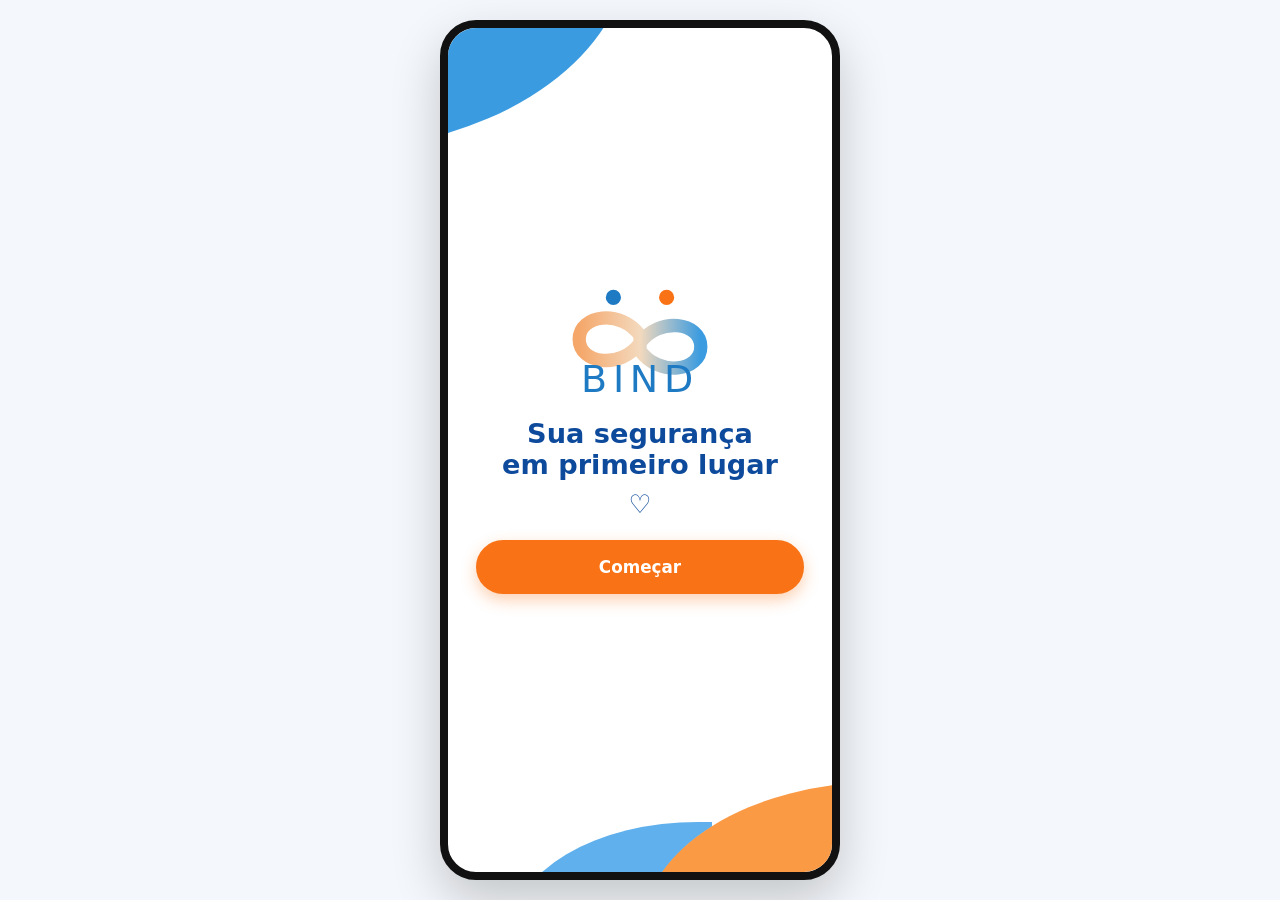
<file: index.html>
<!DOCTYPE html>
<html lang="pt-BR"><head><meta charset="utf-8"><meta name="viewport" content="width=device-width,initial-scale=1">
<title>BIND</title><link rel="stylesheet" href="style.css"></head>
<body><main class="tela" style="justify-content:center">
  <div class="logo" data-logo></div>
  <h1>Sua segurança<br>em primeiro lugar</h1>
  <p style="font-size:1.6rem">♡</p>
  <a class="btn laranja" id="entrar" href="cadastro.html">Começar</a>
</main>
<script src="app.js"></script>
<script>
  // Já cadastrado? Vai direto para o botão S.O.S.
  if(DB.usuario() && DB.contatos().length) document.getElementById("entrar").href = "sos.html";
</script></body></html>
</file>
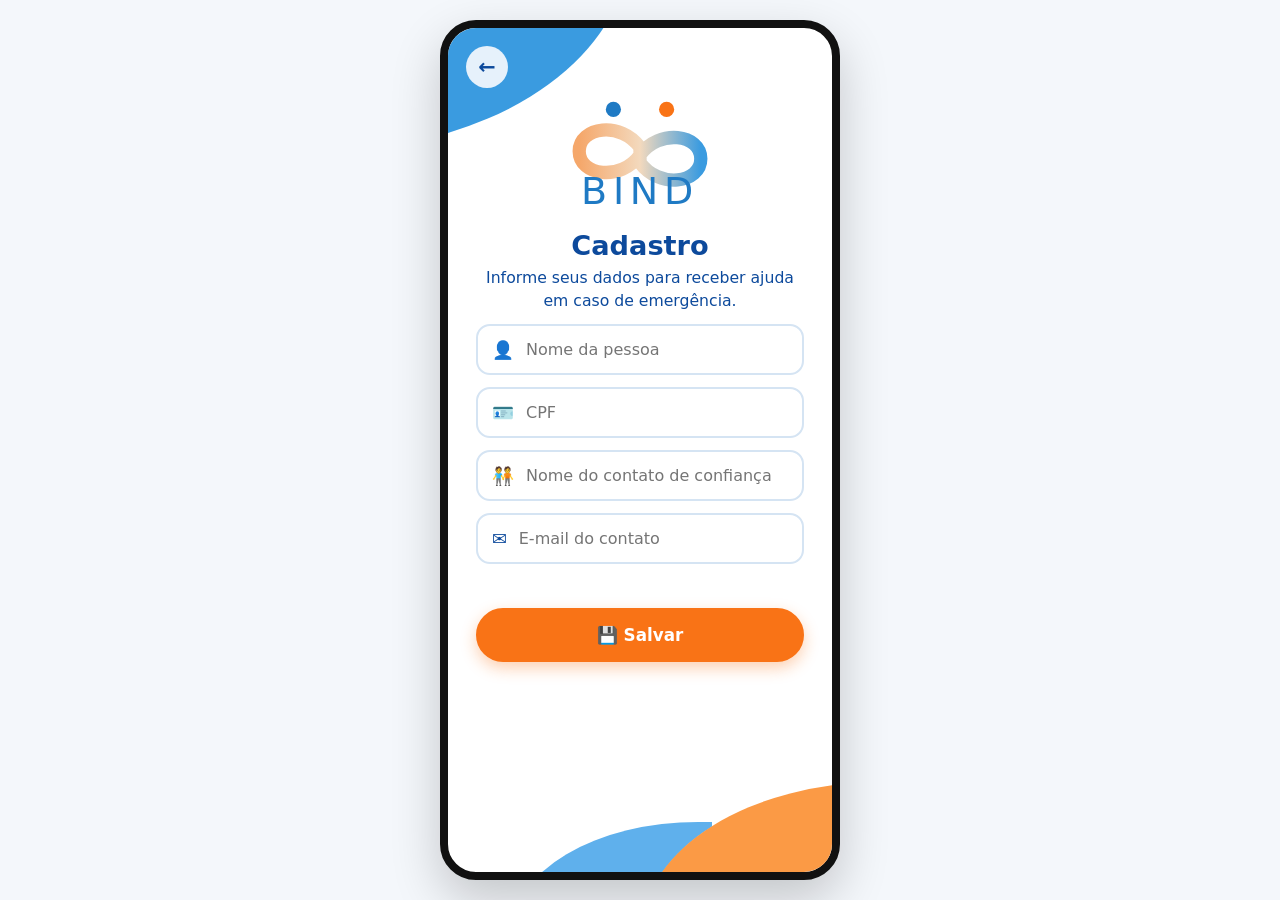
<file: ajuda.html>
<!DOCTYPE html>
<html lang="pt-BR"><head><meta charset="utf-8"><meta name="viewport" content="width=device-width,initial-scale=1">
<title>BIND – Ajuda a caminho</title><link rel="stylesheet" href="style.css"></head>
<body><main class="tela">
  <div class="icone-grande">📍🚗</div>
  <h1>Ajuda a caminho!</h1>
  <p>Uma mensagem foi enviada para o contato cadastrado.</p>
  <div class="caixa">📍 Sua localização está sendo compartilhada.</div>
  <p class="msg-erro" id="erro" role="alert"></p>
  <button class="btn" id="ok">✓ Estou bem</button>
</main>
<script src="app.js"></script>
<script>
  exigeCadastro();
  const ok = document.getElementById("ok");
  ok.addEventListener("click", async () => {
    ok.disabled = true; ok.textContent = "Avisando…";
    try{
      await enviarEmail(MENSAGENS.ASSUNTO_OK, MENSAGENS.MENSAGEM_OK);
      localStorage.removeItem("bind_alerta_ativo");
      location.href = "sos.html";
    }catch(e){
      ok.disabled = false; ok.textContent = "✓ Estou bem";
      document.getElementById("erro").textContent = "Não foi possível enviar o aviso. Tente novamente.";
    }
  });
</script></body></html>
</file>
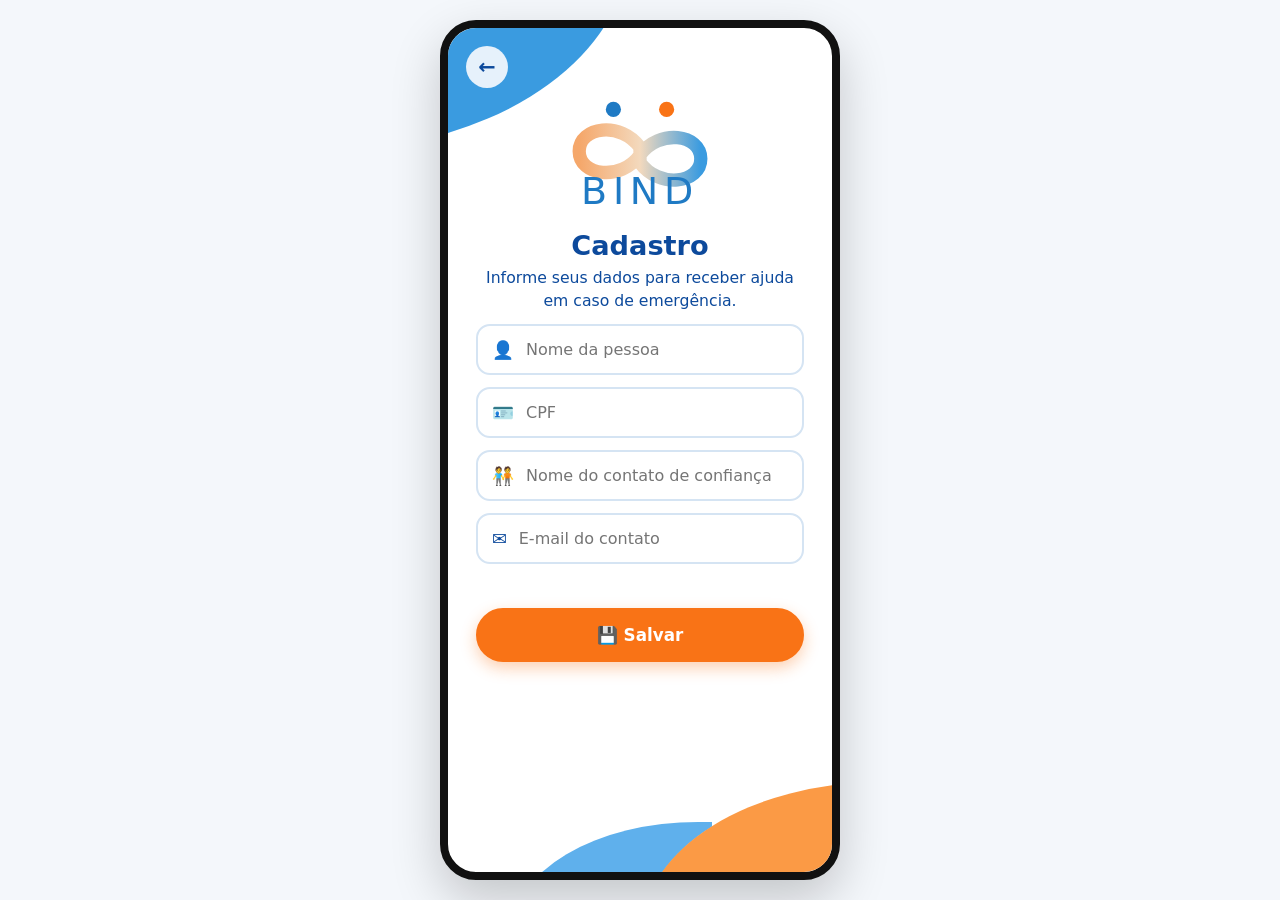
<file: alerta.html>
<!DOCTYPE html>
<html lang="pt-BR"><head><meta charset="utf-8"><meta name="viewport" content="width=device-width,initial-scale=1">
<title>BIND – Alerta enviado</title><link rel="stylesheet" href="style.css"></head>
<body><main class="tela">
  <div class="check">✓</div>
  <h1>Alerta enviado!</h1>
  <p>Sua solicitação de ajuda foi enviada com sucesso.</p>
  <a class="btn" href="ajuda.html">🚗 Acompanhar ajuda</a>
  <a class="btn" href="sos.html">🏠 Voltar para a tela inicial</a>
</main>
<script src="app.js"></script><script>exigeCadastro();</script></body></html>
</file>
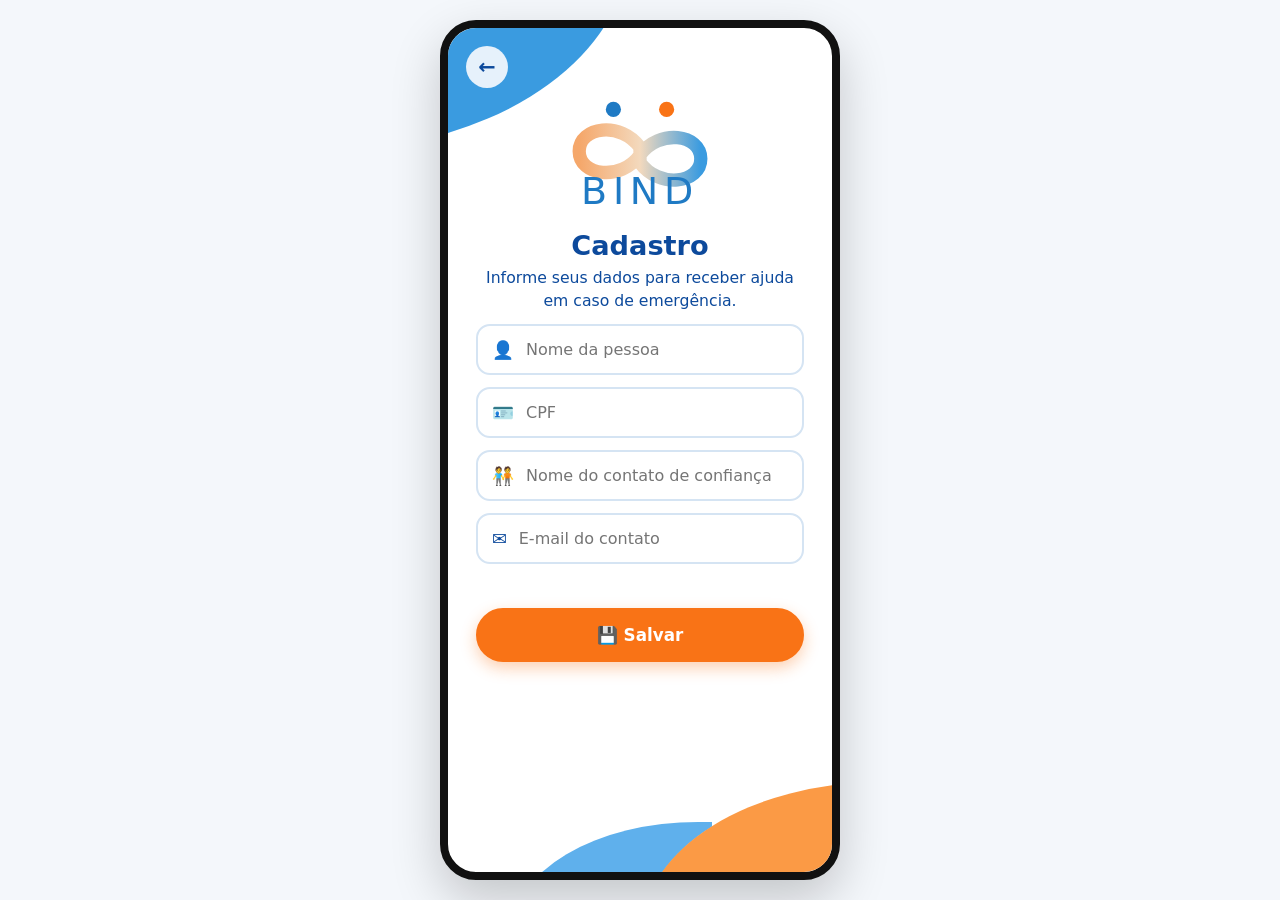
<file: cadastro.html>
<!DOCTYPE html>
<html lang="pt-BR"><head><meta charset="utf-8"><meta name="viewport" content="width=device-width,initial-scale=1">
<title>BIND – Cadastro</title><link rel="stylesheet" href="style.css"></head>
<body><main class="tela">
  <a class="voltar" href="index.html" aria-label="Voltar">←</a>
  <div class="logo" data-logo></div>
  <h1>Cadastro</h1>
  <p>Informe seus dados para receber ajuda em caso de emergência.</p>
  <form id="form" style="width:100%" novalidate>
    <label class="campo"><span>👤</span><input id="nome" placeholder="Nome da pessoa" autocomplete="name" required></label>
    <label class="campo"><span>🪪</span><input id="cpf" placeholder="CPF" inputmode="numeric" maxlength="14"></label>
    <label class="campo"><span>🧑‍🤝‍🧑</span><input id="contato-nome" placeholder="Nome do contato de confiança" required></label>
    <label class="campo"><span>✉️</span><input id="contato-email" type="email" placeholder="E-mail do contato" required></label>
    <p class="msg-erro" id="erro" role="alert"></p>
    <button class="btn laranja" type="submit">💾 Salvar</button>
  </form>
</main>
<script src="app.js"></script>
<script>
  const $ = id => document.getElementById(id);
  // Se já houver dados, preenche o formulário
  const u = DB.usuario(), c = DB.contatos()[0];
  if(u){ $("nome").value = u.nome; $("cpf").value = u.cpf || ""; }
  if(c){ $("contato-nome").value = c.nome; $("contato-email").value = c.email; }

  $("cpf").addEventListener("input", e => {
    let v = e.target.value.replace(/\D/g,"").slice(0,11);
    e.target.value = v.replace(/(\d{3})(\d)/,"$1.$2").replace(/(\d{3})(\d)/,"$1.$2").replace(/(\d{3})(\d{1,2})$/,"$1-$2");
  });

  $("form").addEventListener("submit", e => {
    e.preventDefault();
    const nome = $("nome").value.trim(), cn = $("contato-nome").value.trim(), ce = $("contato-email").value.trim();
    if(!nome || !cn) return $("erro").textContent = "Preencha seu nome e o nome do contato.";
    if(!emailValido(ce)) return $("erro").textContent = "Digite um e-mail válido para o contato.";
    DB.set("bind_usuario", { nome, cpf: $("cpf").value });
    const lista = DB.contatos(); lista[0] = { nome: cn, email: ce };
    DB.set("bind_contatos", lista);
    location.href = "sos.html";
  });
</script></body></html>
</file>
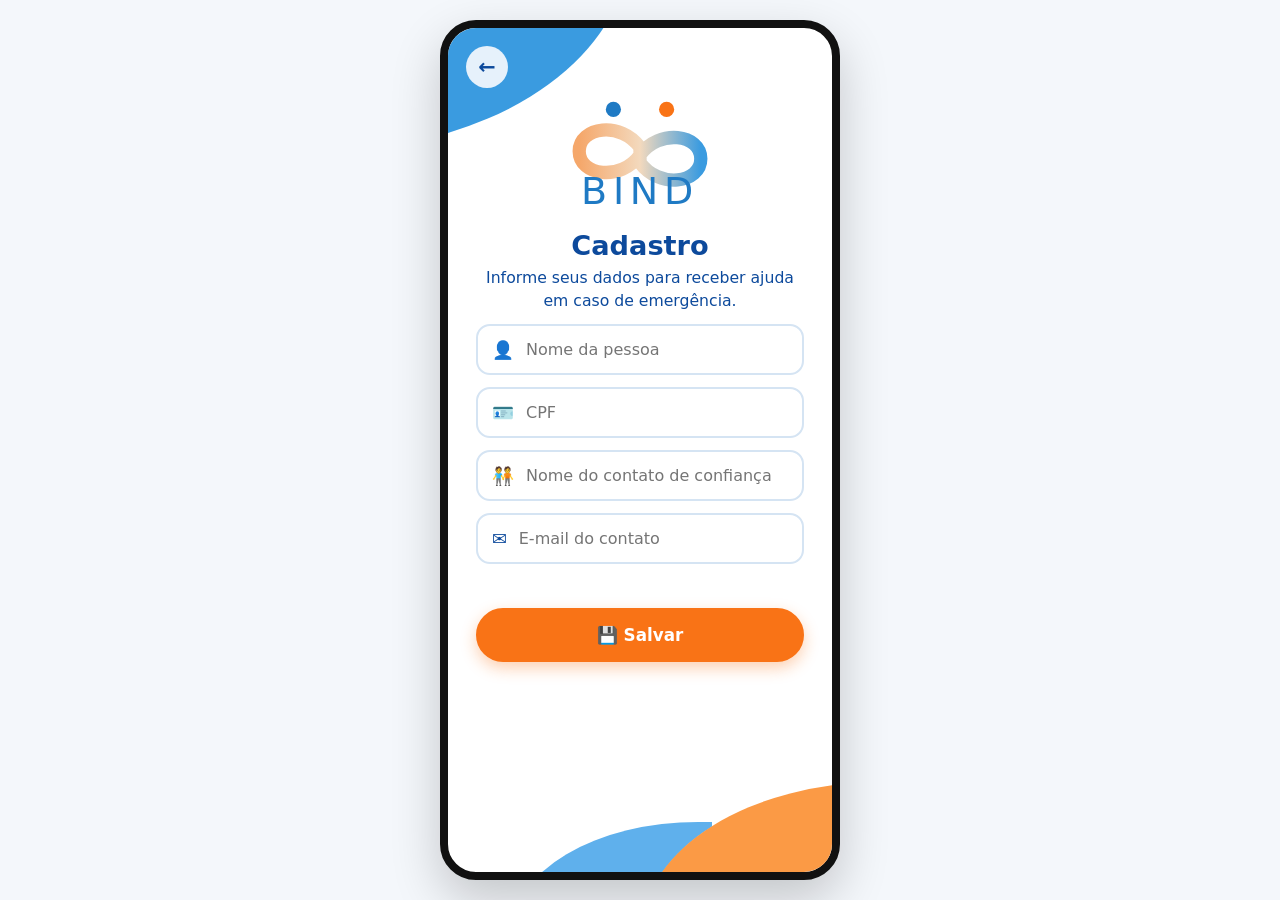
<file: central-ajuda.html>
<!DOCTYPE html>
<html lang="pt-BR"><head><meta charset="utf-8"><meta name="viewport" content="width=device-width,initial-scale=1">
<title>BIND – Ajuda</title><link rel="stylesheet" href="style.css"></head>
<body><main class="tela cfg">
  <a class="voltar" href="configuracoes.html" aria-label="Voltar">←</a>
  <h2 style="text-align:center;position:absolute;top:28px;left:0;right:0">Ajuda</h2>
  <div class="caixa"><strong>Como peço ajuda?</strong><br>Na tela do S.O.S., clique duas vezes no botão laranja.</div>
  <div class="caixa"><strong>Como troco o contato?</strong><br>Em Configurações, adicione um novo contato e remova o antigo.</div>
  <div class="caixa"><strong>O e-mail não chegou.</strong><br>Confira a caixa de spam e as chaves do EmailJS no arquivo app.js.</div>
</main><script src="app.js"></script><script>exigeCadastro();</script></body></html>
</file>
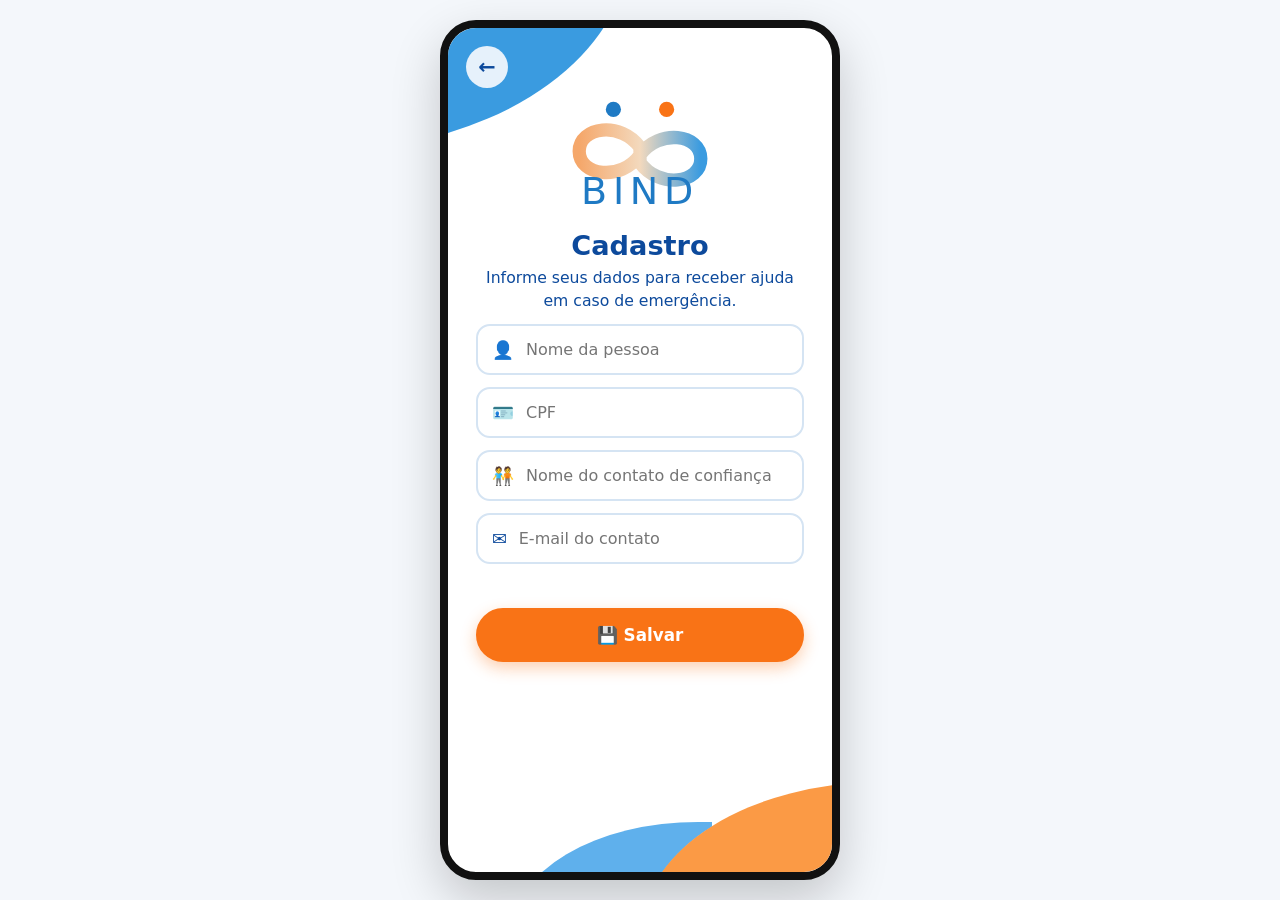
<file: configuracoes.html>
<!DOCTYPE html>
<html lang="pt-BR"><head><meta charset="utf-8"><meta name="viewport" content="width=device-width,initial-scale=1">
<title>BIND – Configurações</title><link rel="stylesheet" href="style.css"></head>
<body><main class="tela cfg">
  <a class="voltar" href="sos.html" aria-label="Voltar">←</a>
  <h2 style="text-align:center;position:absolute;top:28px;left:0;right:0">Configurações</h2>
  <h2>👥 Seus contatos de confiança</h2>
  <div id="lista"></div>
  <button class="btn" id="abrir" style="margin-top:4px">＋ Adicionar contato</button>
  <form id="form-add" novalidate>
    <label class="campo"><span>👤</span><input id="n" placeholder="Nome do contato"></label>
    <label class="campo"><span>✉️</span><input id="e" type="email" placeholder="E-mail do contato"></label>
    <p class="msg-erro" id="erro" role="alert"></p>
    <button class="btn laranja" type="submit" style="margin-top:4px">Salvar contato</button>
  </form>
  <a class="item" href="privacidade.html">🔒 Privacidade <b>›</b></a>
  <a class="item" href="sobre.html">ℹ️ Sobre o aplicativo <b>›</b></a>
  <a class="item" href="central-ajuda.html">❓ Ajuda <b>›</b></a>
  <button class="btn" id="sair">↪ Sair</button>
</main>
<script src="app.js"></script>
<script>
  exigeCadastro();
  const $ = id => document.getElementById(id);
  const esc = s => s.replace(/[&<>"]/g, c => ({"&":"&amp;","<":"&lt;",">":"&gt;",'"':"&quot;"}[c]));

  function desenhar(){
    $("lista").innerHTML = DB.contatos().map((c,i) =>
      `<div class="contato"><span>👤</span><div><strong>${esc(c.nome)}</strong><br>${esc(c.email)}</div>
       <button data-i="${i}" aria-label="Remover ${esc(c.nome)}">🗑</button></div>`).join("");
  }
  $("lista").addEventListener("click", e => {
    const b = e.target.closest("button[data-i]"); if(!b) return;
    const l = DB.contatos(); if(l.length === 1) return alert("Mantenha ao menos um contato de confiança.");
    l.splice(+b.dataset.i, 1); DB.set("bind_contatos", l); desenhar();
  });
  $("abrir").addEventListener("click", () => { $("form-add").style.display = "block"; $("n").focus(); });
  $("form-add").addEventListener("submit", e => {
    e.preventDefault();
    const nome = $("n").value.trim(), email = $("e").value.trim();
    if(!nome || !emailValido(email)) return $("erro").textContent = "Informe o nome e um e-mail válido.";
    DB.set("bind_contatos", [...DB.contatos(), { nome, email }]);
    e.target.reset(); e.target.style.display = "none"; $("erro").textContent = ""; desenhar();
  });
  $("sair").addEventListener("click", () => {
    if(confirm("Sair apaga os dados salvos neste aparelho. Continuar?")){ DB.limpar(); location.href = "index.html"; }
  });
  desenhar();
</script></body></html>
</file>
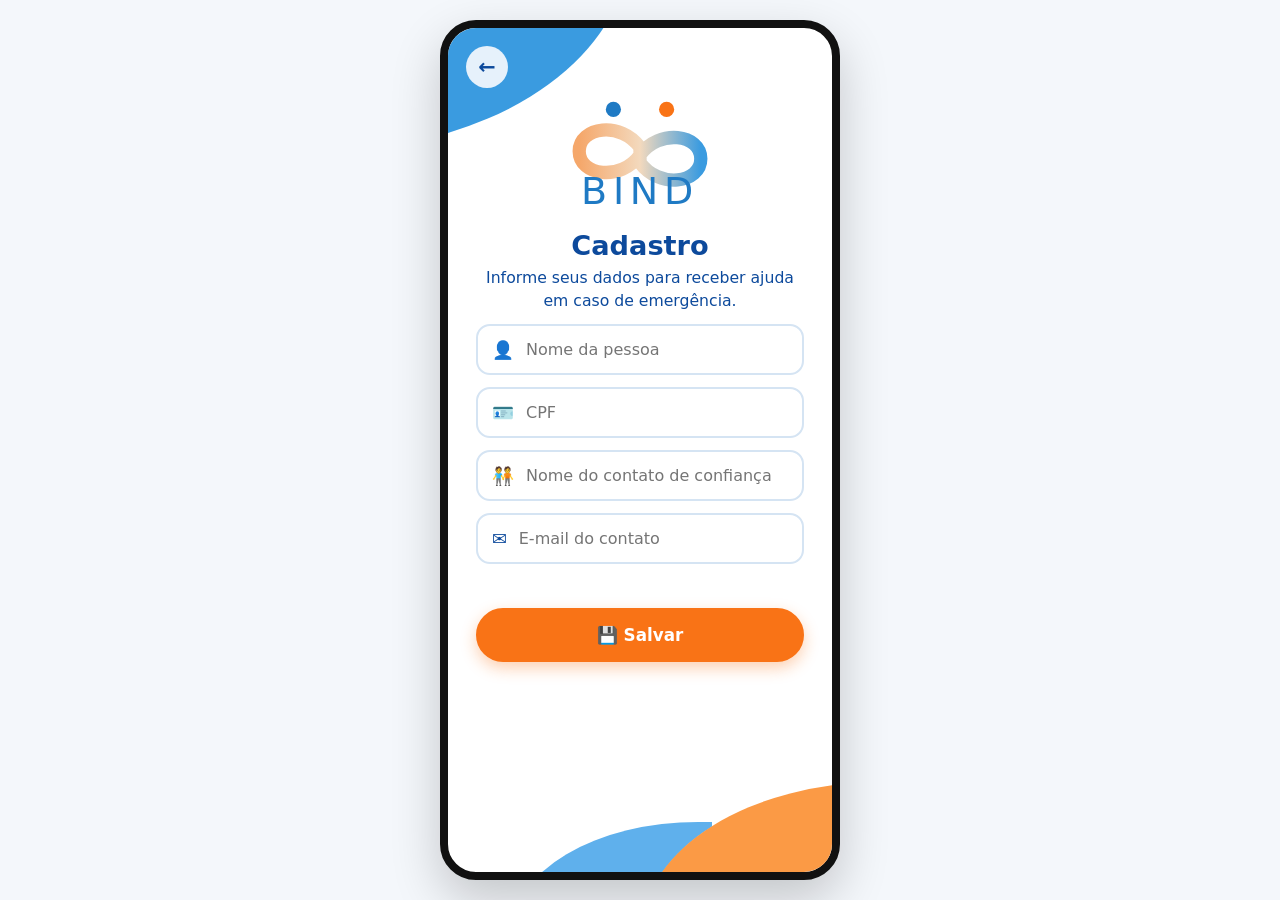
<file: privacidade.html>
<!DOCTYPE html>
<html lang="pt-BR"><head><meta charset="utf-8"><meta name="viewport" content="width=device-width,initial-scale=1">
<title>BIND – Privacidade</title><link rel="stylesheet" href="style.css"></head>
<body><main class="tela cfg">
  <a class="voltar" href="configuracoes.html" aria-label="Voltar">←</a>
  <h2 style="text-align:center;position:absolute;top:28px;left:0;right:0">Privacidade</h2>
  <div class="caixa">Seus dados (nome, CPF e contatos) ficam salvos somente neste aparelho, no armazenamento do navegador.</div>
  <div class="caixa">Ao pedir ajuda, o BIND envia um e-mail aos seus contatos de confiança com o seu nome e, se você permitir, o link da sua localização.</div>
  <div class="caixa">Para apagar tudo, use o botão Sair em Configurações.</div>
</main><script src="app.js"></script><script>exigeCadastro();</script></body></html>
</file>
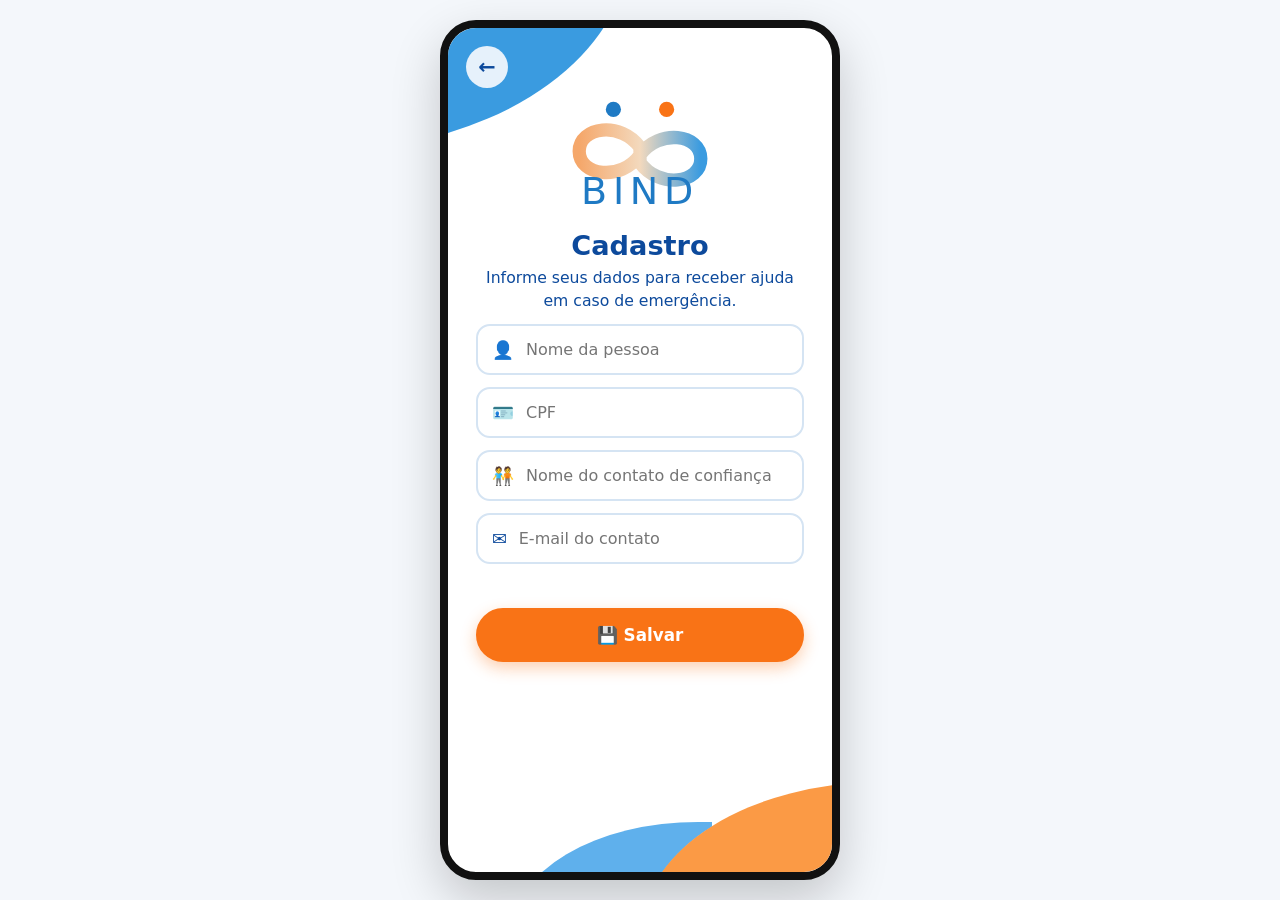
<file: sobre.html>
<!DOCTYPE html>
<html lang="pt-BR"><head><meta charset="utf-8"><meta name="viewport" content="width=device-width,initial-scale=1">
<title>BIND – Sobre o aplicativo</title><link rel="stylesheet" href="style.css"></head>
<body><main class="tela cfg">
  <a class="voltar" href="configuracoes.html" aria-label="Voltar">←</a>
  <h2 style="text-align:center;position:absolute;top:28px;left:0;right:0">Sobre o aplicativo</h2>
  <div class="logo" data-logo style="text-align:center"></div>
  <div class="caixa">BIND – sua segurança em primeiro lugar. Aperte o botão S.O.S. duas vezes e seus contatos de confiança recebem um e-mail com a sua localização.</div>
  <div class="caixa">Versão 1.0</div>
</main><script src="app.js"></script><script>exigeCadastro();</script></body></html>
</file>
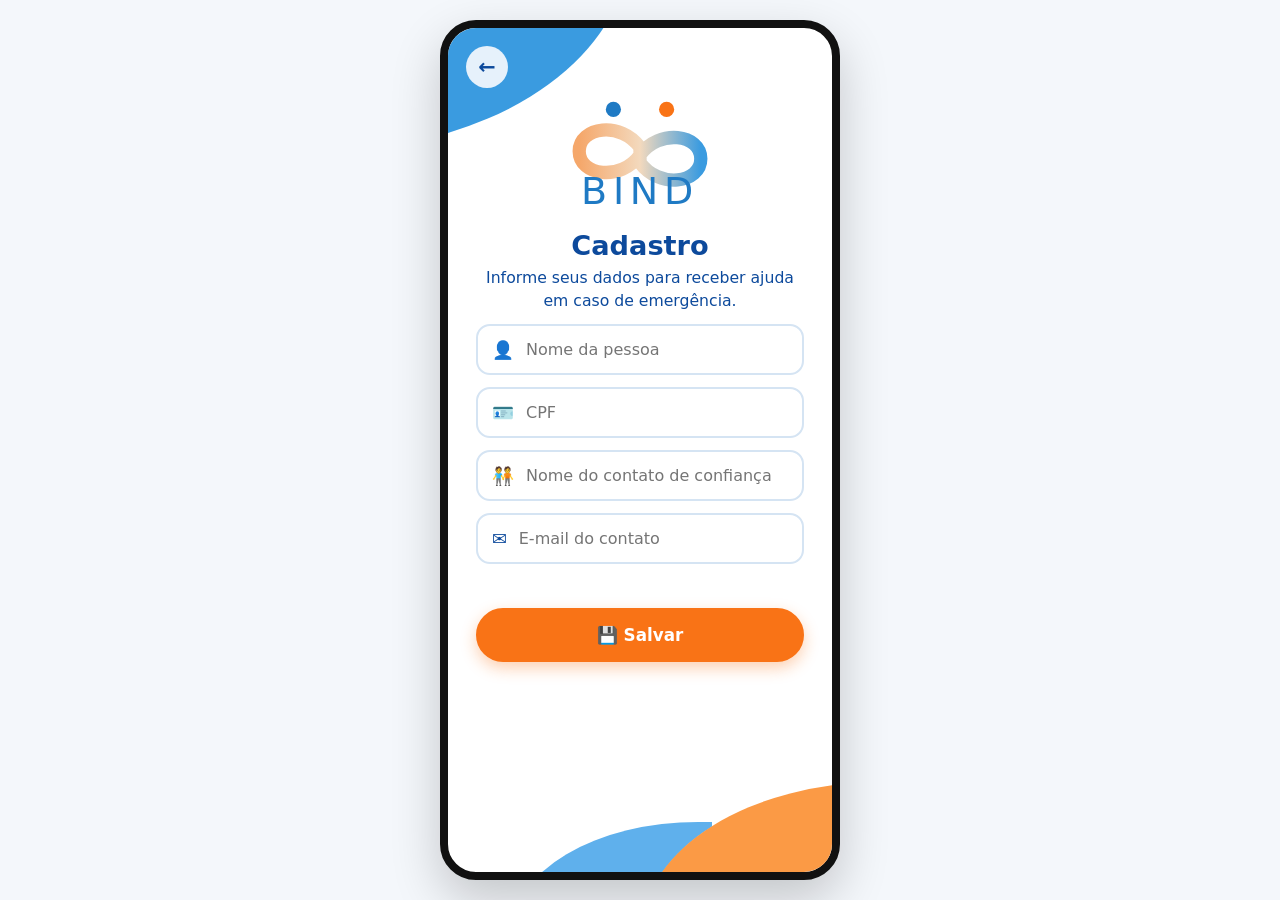
<file: sos.html>
<!DOCTYPE html>
<html lang="pt-BR"><head><meta charset="utf-8"><meta name="viewport" content="width=device-width,initial-scale=1">
<title>BIND – S.O.S</title><link rel="stylesheet" href="style.css"></head>
<body><main class="tela" style="background:linear-gradient(#fff6ef,#fff)">
  <a class="voltar" href="configuracoes.html" aria-label="Configurações">⚙</a>
  <div class="sino">🔔</div>
  <div class="sos-area"><button class="sos" id="sos" aria-label="Botão S.O.S – clique duas vezes"><small>⚠</small>S.O.S</button></div>
  <h2>Clique duas vezes<br>no botão para pedir ajuda!</h2>
  <p class="msg-erro" id="erro" role="alert"></p>
  <p style="font-size:2rem">👆</p>
</main>
<script src="app.js"></script>
<script>
  exigeCadastro();
  const btn = document.getElementById("sos"), erro = document.getElementById("erro");
  let ultimo = 0;

  // Detecta duplo clique / duplo toque (intervalo máximo de 450 ms)
  btn.addEventListener("click", () => {
    const agora = Date.now();
    if(agora - ultimo < 450){ ultimo = 0; acionar(); } else { ultimo = agora; erro.textContent = "Toque mais uma vez para confirmar."; }
  });

  async function acionar(){
    btn.classList.add("enviando"); erro.textContent = "Enviando alerta…";
    const mapa = await pegarLocalizacao();
    try{
      await enviarEmail(MENSAGENS.ASSUNTO_SOS, MENSAGENS.MENSAGEM_SOS, mapa);
      DB.set("bind_alerta_ativo", true);
      location.href = "alerta.html";
    }catch(e){
      btn.classList.remove("enviando");
      erro.textContent = "Não foi possível enviar. Verifique a internet e as chaves do EmailJS em app.js.";
      console.error(e);
    }
  }
</script></body></html>
</file>
<file: style.css>
:root{--azul:#1f7ac4;--azul-esc:#0d4a9c;--azul-cl:#e6f1fb;--laranja:#f97316;--laranja-cl:#fff1e6;--bg:#f4f7fb;--radius:18px}
*{box-sizing:border-box;margin:0}
html,body{height:100%}
body{font-family:"Nunito","Segoe UI",system-ui,sans-serif;background:var(--bg);color:var(--azul-esc);display:flex;justify-content:center}
.tela{position:relative;width:100%;max-width:400px;min-height:100vh;background:#fff;overflow:hidden;display:flex;flex-direction:column;align-items:center;padding:70px 28px 90px;text-align:center}
@media(min-width:500px){.tela{min-height:min(860px,100vh);margin:auto;border-radius:36px;border:8px solid #111;box-shadow:0 20px 50px #0003}}
/* ondas decorativas */
.tela::before,.tela::after{content:"";position:absolute;z-index:0;pointer-events:none}
.tela::before{top:-70px;left:-70px;width:260px;height:170px;background:#3a9be0;border-radius:0 0 100% 0/0 0 100% 0;transform:rotate(-8deg)}
.tela::after{bottom:-60px;right:-50px;width:240px;height:150px;background:#fb9a45;border-radius:100% 0 0 0/100% 0 0 0;box-shadow:-150px 20px 0 -20px #5fb0ec}
.tela>*{position:relative;z-index:1}
h1{font-size:1.7rem;font-weight:800;margin:14px 0 6px}
h2{font-size:1.15rem;font-weight:800}
p{line-height:1.45;font-size:.98rem}
.logo svg{width:190px;height:auto}
.voltar{position:absolute;top:18px;left:18px;width:42px;height:42px;border-radius:50%;background:var(--azul-cl);color:var(--azul-esc);display:grid;place-items:center;text-decoration:none;font-size:1.3rem;font-weight:800;z-index:2}
.campo{display:flex;align-items:center;gap:12px;width:100%;border:2px solid #d5e4f3;border-radius:14px;padding:0 14px;margin-top:12px;background:#fff}
.campo span{font-size:1.1rem}
.campo input{flex:1;border:0;outline:0;padding:14px 0;font:inherit;color:var(--azul-esc);background:transparent;min-width:0}
.campo:focus-within{border-color:var(--azul)}
.btn{display:flex;align-items:center;justify-content:center;gap:10px;width:100%;padding:15px;border-radius:999px;border:2px solid var(--azul-esc);background:#fff;color:var(--azul-esc);font:inherit;font-weight:800;font-size:1.05rem;cursor:pointer;text-decoration:none;margin-top:16px}
.btn.laranja{background:var(--laranja);border-color:var(--laranja);color:#fff;box-shadow:0 6px 16px #f9731655}
.btn:focus-visible,.sos:focus-visible,.voltar:focus-visible{outline:3px solid var(--azul);outline-offset:3px}
.msg-erro{color:#c0392b;font-weight:700;margin-top:10px;min-height:1.2em;font-size:.9rem}
.caixa{width:100%;background:var(--azul-cl);border-radius:14px;padding:14px;margin-top:18px;font-weight:700;font-size:.9rem}
/* SOS */
.sos-area{margin:30px 0 20px;padding:26px;border-radius:50%;background:radial-gradient(#ffd9bd,#fff1e6 70%)}
.sos{width:190px;height:190px;border-radius:50%;border:6px solid #fff;background:var(--laranja);color:#fff;font:inherit;font-size:2.2rem;font-weight:900;cursor:pointer;box-shadow:0 0 0 8px #f973162e,0 12px 28px #f9731670;user-select:none;touch-action:manipulation;transition:transform .12s}
.sos:active{transform:scale(.95)}
.sos.enviando{opacity:.6;pointer-events:none}
.sos small{display:block;font-size:2.6rem}
.sino{font-size:2.6rem}
/* status */
.icone-grande{font-size:5rem;margin:40px 0 10px}
.check{width:120px;height:120px;border-radius:50%;background:var(--azul);color:#fff;font-size:4rem;display:grid;place-items:center;margin:60px 0 24px}
/* configuracoes */
.tela.cfg{align-items:stretch;text-align:left;padding-top:80px}
.cfg h2{margin:0 0 12px}
.contato{display:flex;align-items:center;gap:12px;padding:12px 14px;border-radius:14px;background:#fff;box-shadow:0 2px 10px #0d4a9c1a;margin-bottom:10px}
.contato div{flex:1;font-size:.9rem;overflow-wrap:anywhere}
.contato button{border:0;background:none;font-size:1.2rem;cursor:pointer}
.item{display:flex;align-items:center;gap:12px;padding:14px;border-radius:12px;background:#fff;box-shadow:0 2px 10px #0d4a9c14;margin-top:8px;color:var(--azul-esc);text-decoration:none;font-weight:700;font-size:.95rem}
.item b{margin-left:auto}
#form-add{display:none}
</file>
